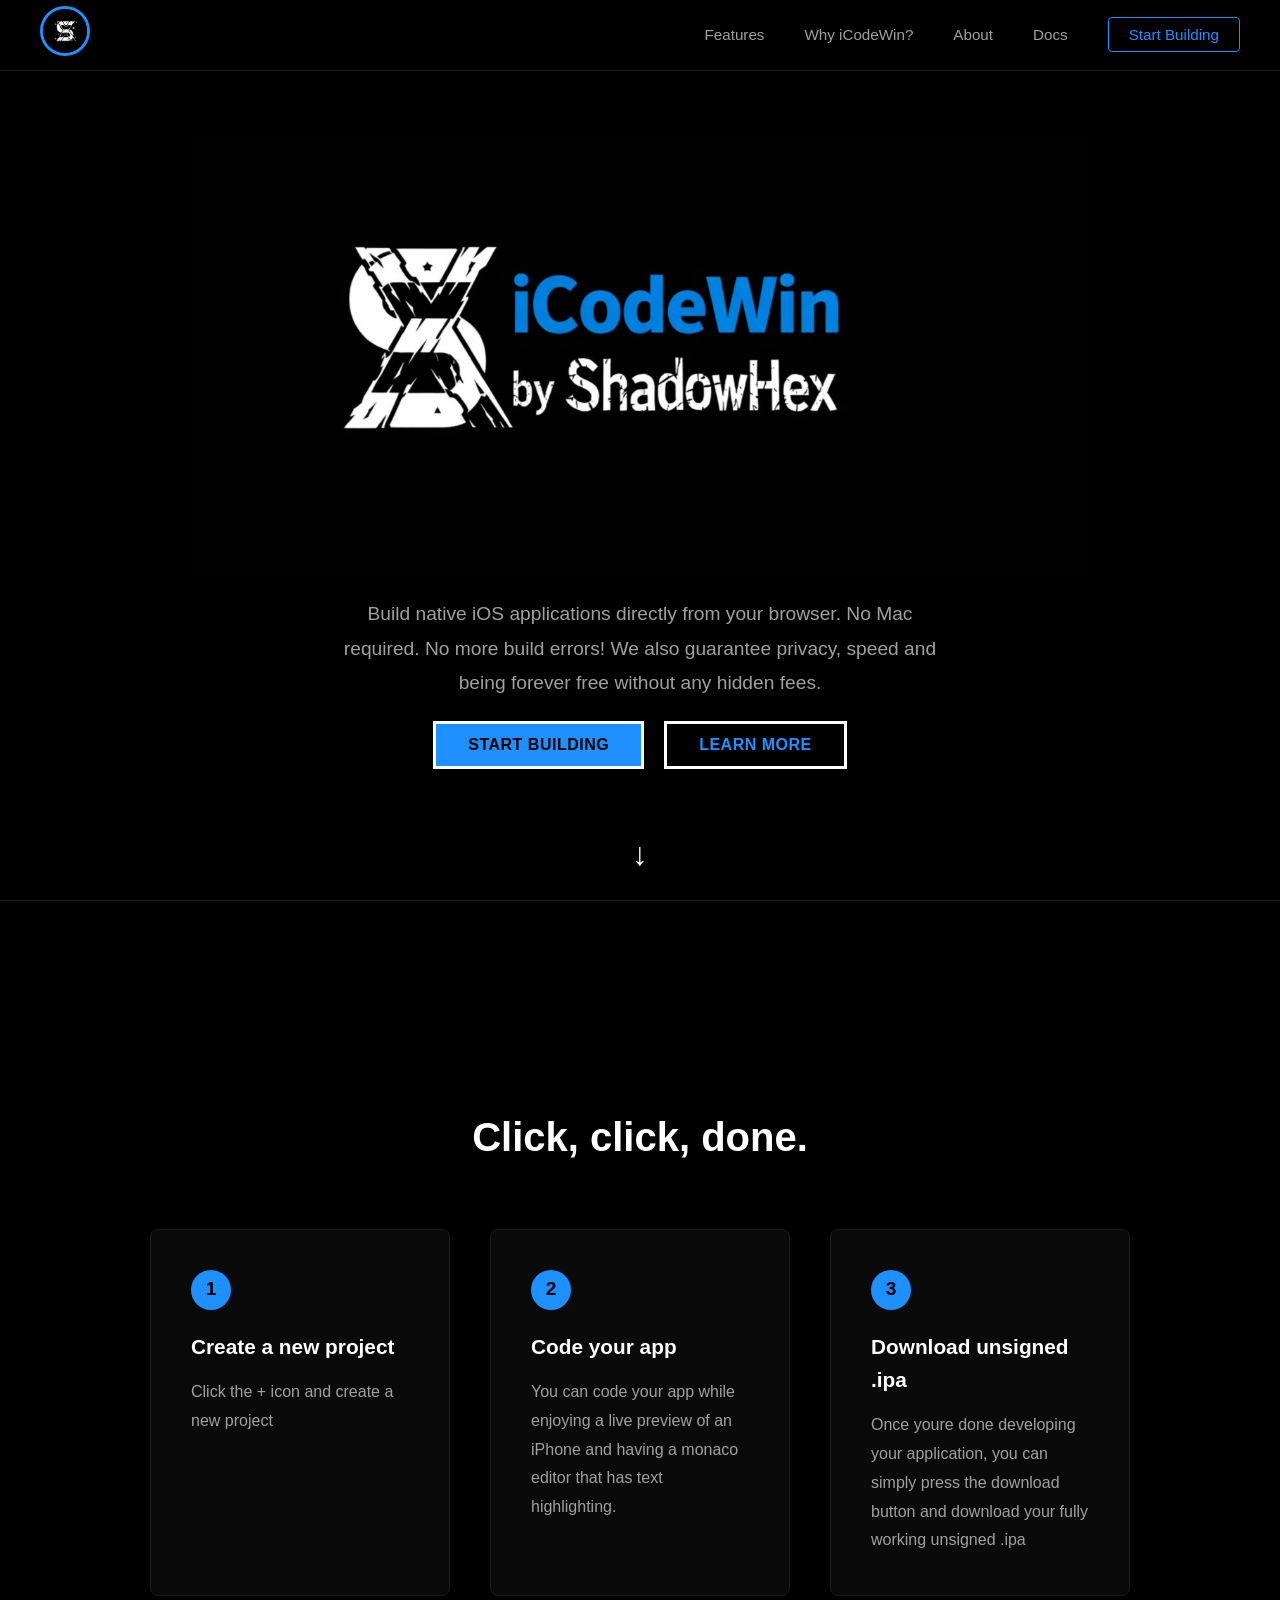
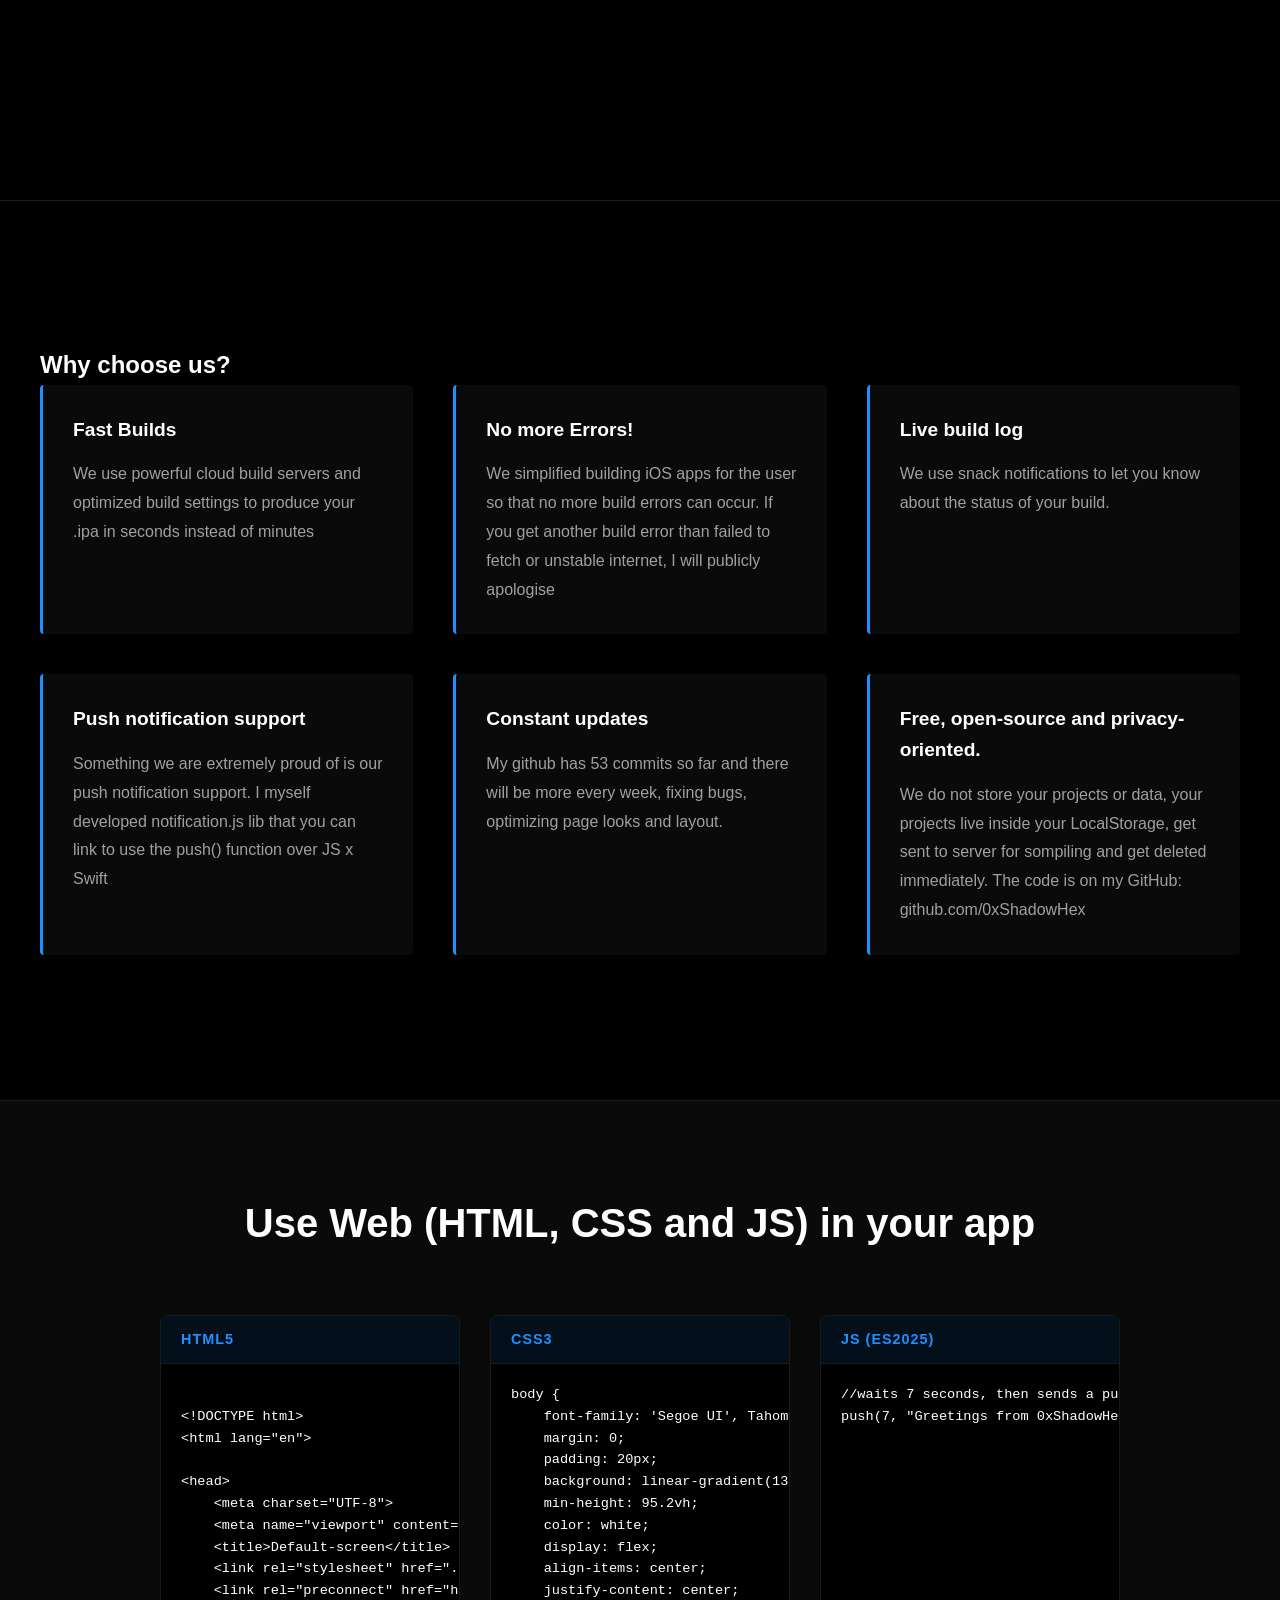
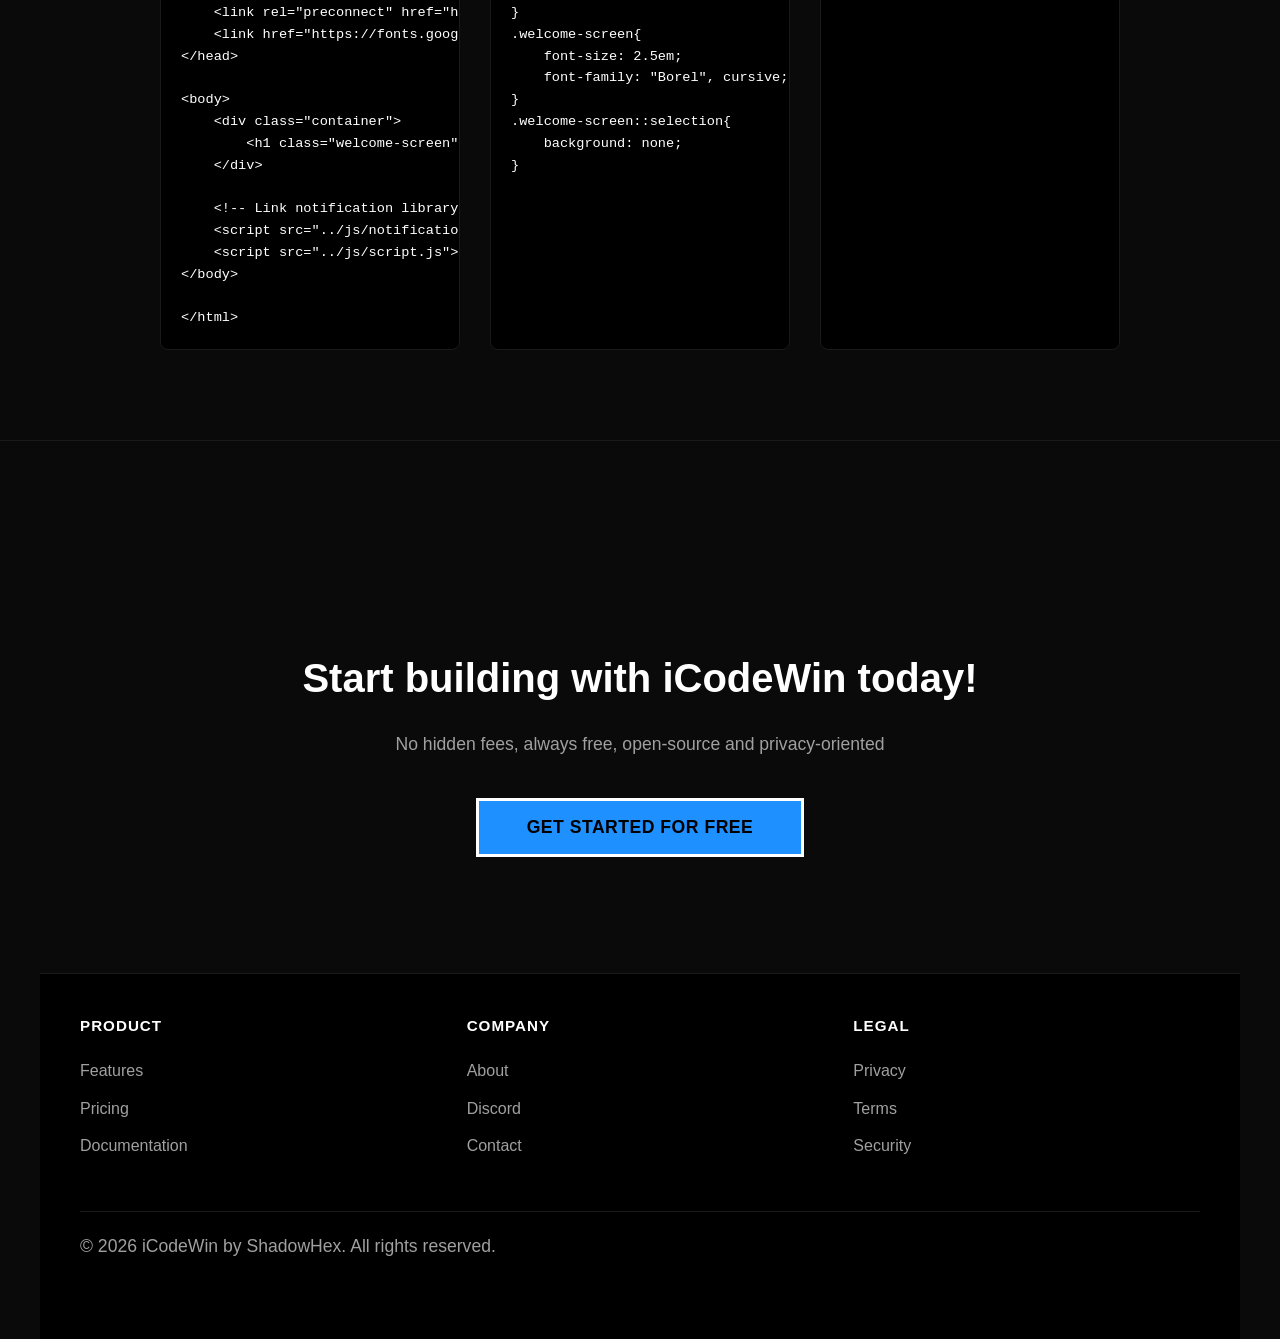
<file: indexredirection/index.html>
<!DOCTYPE html>
<html lang="en">

<head>
    <meta charset="UTF-8">
    <meta name="viewport" content="width=device-width, initial-scale=1.0">
    <title>iCodeWin - Build iOS Apps on Windows</title>
    <meta name="google-site-verification" content="-LDejkC5CuymTvauYq0GQGQg_DRQcWxuE8PQl_EqmJ0" />
    <link rel="stylesheet" href="style.css">
    <meta property="og:site_name" content="Build iOS apps on Windows">
    <meta name="description" content="build iOS apps on Windows free no mac">
    <meta property="og:image" content="https://buildiosappsonwindows.vercel.app/resources/logo.png">
    <meta property="og:image:type" content="image/png">
    <meta property="og:description" content="Build iOS apps in browser free no mac">
    <link rel="icon" href="./resources/icon.jpg" type="image/x-icon">
</head>

<body id="top">
    <!-- Navigation -->
    <nav class="navbar">
        <div class="nav-container">
            <div class="nav-logo">
                <a href="#top"><img src="resources/icon.jpg" alt="iCodeWin Logo" class="logo-img"></a>
            </div>
            <ul class="nav-menu">
                <li><a href="#features">Features</a></li>
                <li><a href="#why-icodwin">Why iCodeWin?</a></li>
                <li><a href="#code-examples">About</a></li>
                <li><a href="docs.html">Docs</a></li>
                <li><a href="https://icodewin.vercel.app/" class="nav-cta">Start Building</a></li>
            </ul>
        </div>
    </nav>

    <!-- Hero Section -->
    <section class="hero">
        <div class="hero-container">
            <div class="hero-content">
                <img src="resources/logo.png" alt="iCodeWin Logo" class="hero-logo">
                <p class="hero-subtitle">Build native iOS applications directly from your browser. No Mac required. No
                    more build errors! We also guarantee privacy, speed and being forever free without any hidden fees. </p>
                <div class="hero-buttons">
                    <button class="btn btn-primary" onclick="window.location.href='https://icodewin.vercel.app/'">Start
                        Building</button>
                    <button class="btn btn-secondary" onclick="window.location.href='#features'">Learn More</button>
                </div>
            </div>
        </div>
        <div class="hero-arrow">↓</div>
    </section>

    <!-- Features Section -->
    <section class="features" id="features">
        <div class="features-container">
            <h2>Click, click, done.</h2>

            <div class="features-grid">
                <div class="feature-card">
                    <div class="feature-number">1</div>
                    <h3>Create a new project</h3>
                    <p>Click the + icon and create a new project</p>
                </div>

                <div class="feature-card">
                    <div class="feature-number">2</div>
                    <h3>Code your app</h3>
                    <p>You can code your app while enjoying a live preview of an iPhone and having a monaco editor that
                        has text highlighting.</p>
                </div>

                <div class="feature-card">
                    <div class="feature-number">3</div>
                    <h3>Download unsigned .ipa</h3>
                    <p>Once youre done developing your application, you can simply press the download button and
                        download your fully working unsigned .ipa</p>
                </div>
            </div>
        </div>
    </section>

    <!-- Why iCodeWin Section -->
    <section class="details" id="why-icodwin">
        <div class="details-container">
            <h2>Why choose us?</h2>
            <div class="details-grid">
                <div class="detail-item">
                    <h3>Fast Builds</h3>
                    <p>We use powerful cloud build servers and optimized build settings to produce your .ipa in seconds
                        instead of minutes</p>
                </div>

                <div class="detail-item">
                    <h3>No more Errors!</h3>
                    <p>We simplified building iOS apps for the user so that no more build errors can occur. If you get
                        another build error than failed to fetch or unstable internet, I will publicly apologise</p>
                </div>

                <div class="detail-item">
                    <h3>Live build log</h3>
                    <p>We use snack notifications to let you know about the status of your build.</p>
                </div>

                <div class="detail-item">
                    <h3>Push notification support</h3>
                    <p>Something we are extremely proud of is our push notification support. I myself developed
                        notification.js lib that you can link to use the push() function over JS x Swift</p>
                </div>

                <div class="detail-item">
                    <h3>Constant updates</h3>
                    <p>My github has 53 commits so far and there will be more every week, fixing bugs, optimizing page
                        looks and layout.</p>
                </div>

                <div class="detail-item">
                    <h3>Free, open-source and privacy-oriented.</h3>
                    <p>We do not store your projects or data, your projects live inside your LocalStorage, get sent to
                        server for sompiling and get deleted immediately. The code is on my GitHub:
                        github.com/0xShadowHex</p>
                </div>
            </div>
        </div>
    </section>

    <!-- Code Examples Section -->
    <section class="code-examples" id="code-examples">
        <div class="code-container">
            <h2>Use Web (HTML, CSS and JS) in your app</h2>

            <div class="code-grid">
                <div class="code-card">
                    <div class="code-header">HTML5</div>
                    <pre><code>
&lt;!DOCTYPE html&gt;
&lt;html lang="en"&gt;

&lt;head&gt;
    &lt;meta charset="UTF-8"&gt;
    &lt;meta name="viewport" content="width=device-width, initial-scale=1.0"&gt;
    &lt;title&gt;Default-screen&lt;/title&gt;
    &lt;link rel="stylesheet" href="../css/style.css"&gt;
    &lt;link rel="preconnect" href="https://fonts.googleapis.com"&gt;
    &lt;link rel="preconnect" href="https://fonts.gstatic.com" crossorigin&gt;
    &lt;link href="https://fonts.googleapis.com/css2?family=Borel&amp;display=swap" rel="stylesheet"&gt;
&lt;/head&gt;

&lt;body&gt;
    &lt;div class="container"&gt;
        &lt;h1 class="welcome-screen"&gt;hello&lt;/h1&gt;
    &lt;/div&gt;

    &lt;!-- Link notification library to app, for photo etc use input until next update--&gt;
    &lt;script src="../js/notification.js"&gt;&lt;/script&gt;
    &lt;script src="../js/script.js"&gt;&lt;/script&gt;
&lt;/body&gt;

&lt;/html&gt;
</code></pre>
                </div>

                <div class="code-card">
                    <div class="code-header">CSS3</div>
                    <pre><code>body {
    font-family: 'Segoe UI', Tahoma, Geneva, Verdana, sans-serif;
    margin: 0;
    padding: 20px;
    background: linear-gradient(135deg, #002fff 0%, #cc0099 100%);
    min-height: 95.2vh;
    color: white;
    display: flex;
    align-items: center;
    justify-content: center;
}
.welcome-screen{
    font-size: 2.5em;
    font-family: "Borel", cursive;
}
.welcome-screen::selection{
    background: none;
}</code></pre>
                </div>

                <div class="code-card">
                    <div class="code-header">JS (ES2025)</div>
                    <pre><code>//waits 7 seconds, then sends a push notification "Greetings from myself" if app not curently opened
push(7, "Greetings from 0xShadowHex");</code></pre>
                </div>
            </div>
        </div>
    </section>

    <!-- CTA Section -->
    <section class="cta" id="cta">
        <div class="cta-container">
            <h2>Start building with iCodeWin today!</h2>
            <p>No hidden fees, always free, open-source and privacy-oriented</p>
            <button class="btn btn-primary btn-large" onclick="window.location.href='https://icodewin.vercel.app/'">Get
                Started for Free</button>
        </div>

        <!-- Integrated Footer -->
        <footer class="footer">
            <div class="footer-container">
                <div class="footer-content">
                    <div class="footer-section">
                        <h4>Product</h4>
                        <ul>
                            <li><a href="#features">Features</a></li>
                            <li><a href="#pricing" onclick="alert('Free!'); return false;">Pricing</a></li>
                            <li><a href="docs.html">Documentation</a></li>
                        </ul>
                    </div>

                    <div class="footer-section">
                        <h4>Company</h4>
                        <ul>
                            <li><a href="#top">About</a></li>
                            <li><a href="discord.gg/icodewin">Discord</a></li>
                            <li><a href="mailto:shadowx.hub@gmail.com">Contact</a></li>
                        </ul>
                    </div>

                    <div class="footer-section">
                        <h4>Legal</h4>
                        <ul>
                            <li><a href="#why-icodwin">Privacy</a></li>
                            <li><a href="#terms" onclick="alert('You may read terms of service in the footer of iCodeWin main site'); return false;">Terms</a></li>
                            <li><a href="#security" onclick="alert('Backend security tested by several pentesters'); return false;">Security</a></li>
                        </ul>
                    </div>
                </div>

                <div class="footer-bottom">
                    <p>&copy; 2026 iCodeWin by ShadowHex. All rights reserved.</p>
                </div>
            </div>
        </footer>
    </section>

    <script src="script.js"></script>
</body>

</html>
</file>
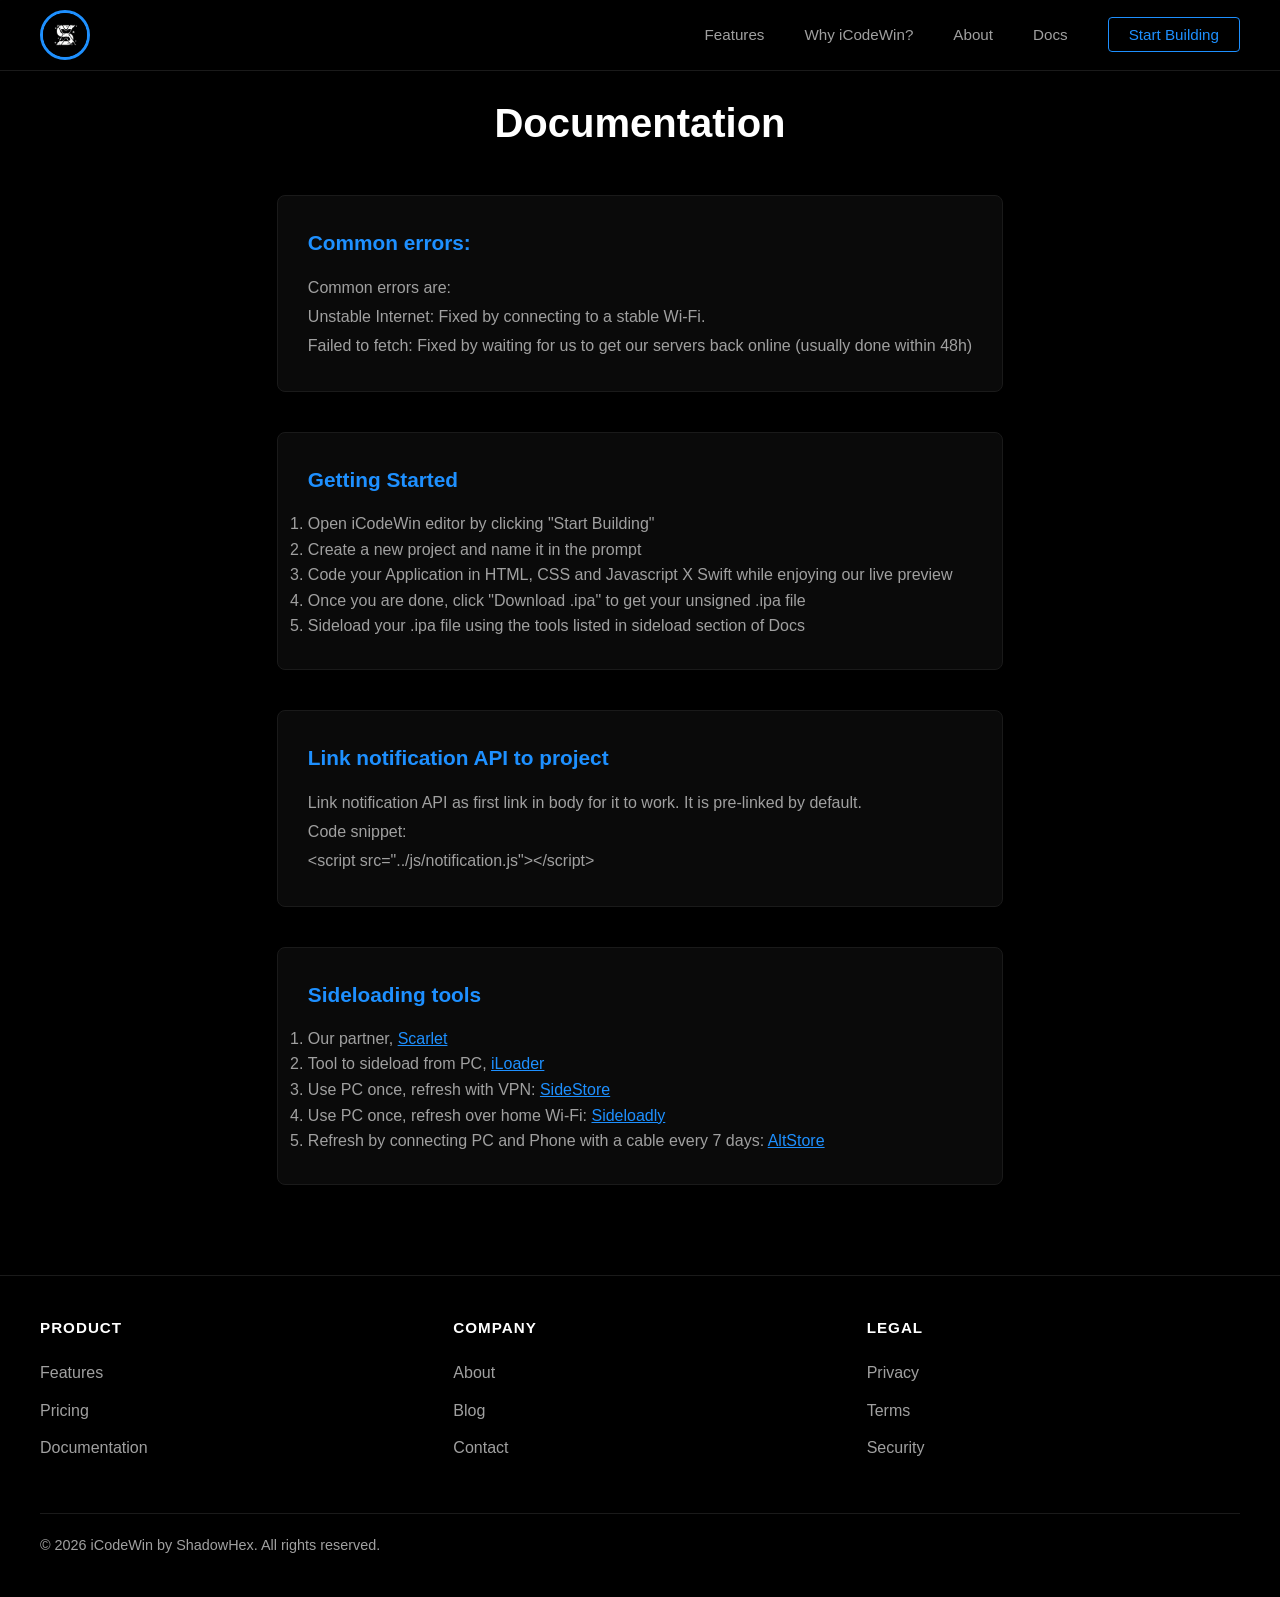
<file: indexredirection/docs.html>
<!DOCTYPE html>
<html lang="en">
<head>
    <meta charset="UTF-8">
    <meta name="viewport" content="width=device-width, initial-scale=1.0">
    <title>iCodeWin - Documentation</title>
    <link rel="stylesheet" href="style.css">
    <link rel="icon" href="./resources/icon.jpg" type="image/x-icon">
    <style>
        .docs-container {
            max-width: 1200px;
            margin: 0 auto;
            padding: 0 40px;
        }

        .docs-grid {
            display: grid;
            grid-template-columns: repeat(auto-fit, minmax(350px, 1fr));
            gap: 40px;
            margin-top: 40px;
        }

        .doc-item {
            background-color: var(--bg-dark);
            border: 1px solid var(--border-dark);
            border-radius: 8px;
            padding: 30px;
            transition: all 0.3s ease;
        }

        .doc-item:hover {
            border-color: var(--accent-blue);
            transform: translateY(-5px);
            background-color: rgba(30, 144, 255, 0.05);
        }

        .doc-title {
            font-size: 1.3rem;
            margin-bottom: 15px;
            font-weight: 600;
            color: var(--accent-blue);
        }

        .doc-item p {
            color: var(--text-gray);
            line-height: 1.8;
        }

        .docs-section h2 {
            font-size: 2.5rem;
            margin-bottom: 20px;
            text-align: center;
            font-weight: 700;
        }

        .docs-section {
            min-height: 100vh;
            padding: 10vh 40px;
            background-color: var(--bg-black);
            border-top: 1px solid var(--border-dark);
            display: flex;
            flex-direction: column;
            justify-content: center;
        }
        li{
            color: #a0a0a0;
        }
        a{
            color: dodgerblue;
        }
    </style>
</head>
<body>
    <!-- Navigation -->
    <nav class="navbar">
        <div class="nav-container">
            <div class="nav-logo">
                <img src="resources/icon.jpg" alt="iCodeWin Logo" class="logo-img">
            </div>
            <ul class="nav-menu">
                <li><a href="index.html#features">Features</a></li>
                <li><a href="index.html#why-icodwin">Why iCodeWin?</a></li>
                <li><a href="index.html#code-examples">About</a></li>
                <li><a href="docs.html">Docs</a></li>
                <li><a href="https://icodewin.vercel.app/" class="nav-cta">Start Building</a></li>
            </ul>
        </div>
    </nav>

    <!-- Documentation Section -->
    <section class="docs-section" id="documentation">
        <div class="docs-container">
            <h2>Documentation</h2>
            <div class="docs-grid" id="docsGrid">
                <div class="doc-item">
                    <h3 class="doc-title">Getting Started</h3>
                    <p class="content"><ol>
                        <li>Open iCodeWin editor by clicking "Start Building"</li>
                        <li>Create a new project and name it in the prompt</li>
                        <li>Code your Application in HTML, CSS and Javascript X Swift while enjoying our live preview</li>
                        <li>Once you are done, click "Download .ipa" to get your unsigned .ipa file</li>
                        <li>Sideload your .ipa file using the tools listed in sideload section of Docs</li>
                    </ol></p>
                </div>
                
                <div class="doc-item">
                    <h3 class="doc-title">Link notification API to project</h3>
                    <p class="content">Link notification API as first link in body for it to work. It is pre-linked by default. <br>Code snippet: <br> &lt;script src=&quot;../js/notification.js&quot;&gt;&lt;/script&gt;</p>
                </div>
                <div class="doc-item">
                    <h3 class="doc-title">Common errors:</h3>
                    <p class="content">Common errors are: <br> Unstable Internet: Fixed by connecting to a stable Wi-Fi. <br>Failed to fetch: Fixed by waiting for us to get our servers back online (usually done within 48h)</p>
                </div>
                <div class="doc-item">
                    <h3 class="doc-title">Sideloading tools</h3>
                    <p class="content"><ol>
                        <li>Our partner, <a href="https://sideload.pages.dev/"> Scarlet</a></li>
                        <li>Tool to sideload from PC, <a href="https://github.com/nab138/iloader">iLoader</a></li>
                        <li>Use PC once, refresh with VPN: <a href="https://sidestore.io/">SideStore</a></li>
                        <li>Use PC once, refresh over home Wi-Fi: <a href="https://sideloadly.io/">Sideloadly</a></li>
                        <li>Refresh by connecting PC and Phone with a cable every 7 days: <a href="https://altstore.io/">AltStore</a></li>
                    </ol></p>
                </div>
            </div>
        </div>
    </section>

    <!-- Footer Integrated into Docs Section -->
    <footer class="footer">
        <div class="footer-container">
            <div class="footer-content">
                <div class="footer-section">
                    <h4>Product</h4>
                    <ul>
                        <li><a href="index.html#features">Features</a></li>
                        <li><a href="index.html#pricing">Pricing</a></li>
                        <li><a href="docs.html">Documentation</a></li>
                    </ul>
                </div>
                
                <div class="footer-section">
                    <h4>Company</h4>
                    <ul>
                        <li><a href="index.html#code-examples">About</a></li>
                        <li><a href="index.html#blog">Blog</a></li>
                        <li><a href="index.html#cta">Contact</a></li>
                    </ul>
                </div>
                
                <div class="footer-section">
                    <h4>Legal</h4>
                    <ul>
                        <li><a href="#privacy">Privacy</a></li>
                        <li><a href="#terms">Terms</a></li>
                        <li><a href="#security">Security</a></li>
                    </ul>
                </div>
            </div>
            
            <div class="footer-bottom">
                <p>&copy; 2026 iCodeWin by ShadowHex. All rights reserved.</p>
            </div>
        </div>
    </footer>

    <script>
        // Auto-sort documentation items alphabetically by title
        document.addEventListener('DOMContentLoaded', function() {
            const docsGrid = document.getElementById('docsGrid');
            const docItems = Array.from(docsGrid.querySelectorAll('.doc-item'));
            
            // Sort items alphabetically by title
            docItems.sort((a, b) => {
                const titleA = a.querySelector('.doc-title').textContent.trim().toLowerCase();
                const titleB = b.querySelector('.doc-title').textContent.trim().toLowerCase();
                return titleA.localeCompare(titleB);
            });
            
            // Clear the grid and re-insert sorted items
            docsGrid.innerHTML = '';
            docItems.forEach(item => {
                docsGrid.appendChild(item);
            });
        });
    </script>
</body>
</html>
</file>
<file: indexredirection/style.css>
* {
    margin: 0;
    padding: 0;
    box-sizing: border-box;
}

:root {
    --bg-black: #000000;
    --bg-dark: #0a0a0a;
    --text-white: #ffffff;
    --text-gray: #a0a0a0;
    --accent-blue: #1e90ff;
    --accent-blue-hover: #1e7fd9;
    --border-dark: #1a1a1a;
}

html {
    scroll-behavior: smooth;
}

body {
    font-family: -apple-system, BlinkMacSystemFont, 'Segoe UI', Roboto, Oxygen, Ubuntu, Cantarell, sans-serif;
    background-color: var(--bg-black);
    color: var(--text-white);
    line-height: 1.6;
    overflow-x: hidden;
}

/* Navigation */
.navbar {
    position: fixed;
    top: 0;
    width: 100%;
    background-color: var(--bg-black);
    border-bottom: 1px solid var(--border-dark);
    z-index: 1000;
    backdrop-filter: blur(10px);
    background-color: rgba(0, 0, 0, 0.95);
}

.nav-container {
    max-width: 1400px;
    margin: 0 auto;
    padding: 0 40px;
    display: flex;
    justify-content: space-between;
    align-items: center;
    height: 70px;
}

.nav-logo {
    display: flex;
    align-items: center;
}

.logo-img {
    height: 50px;
    width: 50px;
    object-fit: cover;
    border-radius: 50%;
    overflow: hidden;
    border: 3px solid dodgerblue;
    cursor: pointer;
}

.nav-menu {
    display: flex;
    list-style: none;
    gap: 40px;
    align-items: center;
}

.nav-menu a {
    color: var(--text-gray);
    text-decoration: none;
    font-size: 0.95rem;
    transition: color 0.3s ease;
}

.nav-menu a:hover {
    color: var(--accent-blue);
}

.nav-cta {
    color: var(--accent-blue) !important;
    border: 1px solid var(--accent-blue);
    padding: 8px 20px;
    border-radius: 4px;
    transition: all 0.3s ease;
}

.nav-cta:hover {
    background-color: var(--accent-blue);
    color: var(--bg-black) !important;
}

/* Hero Section */
.hero {
    padding-top: 70px;
    background-color: var(--bg-black);
    min-height: 100vh;
    display: flex;
    flex-direction: column;
    align-items: center;
    justify-content: space-between;
    position: relative;
}

.hero-container {
    width: 100%;
    max-width: 100%;
    padding: 0;
    text-align: center;
    flex-grow: 1;
    display: flex;
    flex-direction: column;
    justify-content: center;
}

.hero-logo {
    width: 100%;
    height: auto;
    max-height: 50vh;
    margin-bottom: 10px;
    object-fit: contain;
    object-position: center top;
    animation: fadeInDown 0.8s ease-out;
}

@keyframes fadeInDown {
    from {
        opacity: 0;
        transform: translateY(-30px);
    }
    to {
        opacity: 1;
        transform: translateY(0);
    }
}

.hero-subtitle {
    font-size: 1.2rem;
    color: var(--text-gray);
    margin-bottom: 20px;
    max-width: 600px;
    margin-left: auto;
    margin-right: auto;
    line-height: 1.8;
}

.hero-buttons {
    display: flex;
    gap: 20px;
    justify-content: center;
    flex-wrap: wrap;
}

/* Buttons */
.btn {
    padding: 12px 32px;
    font-size: 1rem;
    font-weight: 600;
    border: 3px solid #fff;
    border-radius: 0;
    cursor: pointer;
    transition: all 0.3s ease;
    text-transform: uppercase;
    letter-spacing: 0.5px;
}

.btn-primary {
    background-color: var(--accent-blue);
    color: var(--bg-black);
    border: 3px solid #fff;
    position: relative;
    overflow: hidden;
}

.btn-primary::before {
    content: '';
    position: absolute;
    top: 0;
    left: -100%;
    width: 100%;
    height: 100%;
    background: rgba(255, 255, 255, 0.2);
    transition: left 0.4s ease;
    z-index: -1;
}

.btn-primary:hover {
    background-color: var(--accent-blue-hover);
    border-color: var(--accent-blue-hover);
    transform: translateY(-3px);
    box-shadow: 0 10px 25px rgba(30, 144, 255, 0.3);
}

.btn-primary:hover::before {
    left: 100%;
}

.btn-secondary {
    background-color: transparent;
    color: var(--accent-blue);
    border: 3px solid #fff;
    position: relative;
    overflow: hidden;
}

.btn-secondary::before {
    content: '';
    position: absolute;
    top: 0;
    left: -100%;
    width: 100%;
    height: 100%;
    background: var(--accent-blue);
    transition: left 0.4s ease;
    z-index: -1;
}

.btn-secondary:hover {
    color: whitesmoke;
    transform: translateY(-3px);
    box-shadow: 0 10px 25px rgba(30, 144, 255, 0.3);
}

.btn-secondary:hover::before {
    left: 100%;
}

.hero-arrow {
    font-size: 2rem;
    margin-bottom: 20px;
    animation: bounce 2s infinite;
}

@keyframes bounce {
    0%, 20%, 50%, 80%, 100% {transform: translateY(0);}
    40% {transform: translateY(-10px);}
    60% {transform: translateY(-5px);}
}

.btn-large {
    padding: 16px 48px;
    font-size: 1.1rem;
}

/* Features Section */
.features {
    min-height: 100vh;
    padding: 10vh 40px;
    background-color: var(--bg-black);
    border-top: 1px solid var(--border-dark);
    display: flex;
    flex-direction: column;
    justify-content: center;
}

.features-container {
    max-width: 1200px;
    margin: 0 auto;
}

.features h2 {
    font-size: 2.5rem;
    margin-bottom: 60px;
    text-align: center;
    font-weight: 700;
}

.features-grid {
    display: grid;
    grid-template-columns: repeat(3, 1fr);
    gap: 40px;
    max-width: 1200px;
    margin: 0 auto;
    justify-items: center;
}

.feature-card {
    padding: 40px;
    background-color: var(--bg-dark);
    border: 1px solid var(--border-dark);
    border-radius: 8px;
    transition: all 0.3s ease;
    width: 100%;
    max-width: 300px;
}

.feature-card:hover {
    border-color: var(--accent-blue);
    transform: translateY(-5px);
    background-color: rgba(30, 144, 255, 0.05);
}

.feature-number {
    display: inline-flex;
    align-items: center;
    justify-content: center;
    width: 40px;
    height: 40px;
    background-color: var(--accent-blue);
    color: var(--bg-black);
    border-radius: 50%;
    font-weight: 700;
    font-size: 1.2rem;
    margin-bottom: 20px;
}

.feature-card h3 {
    font-size: 1.3rem;
    margin-bottom: 15px;
    font-weight: 600;
}

.feature-card p {
    color: var(--text-gray);
    line-height: 1.8;
}

/* Code Examples */
.code-examples {
    min-height: 100vh;
    padding: 10vh 40px;
    background-color: var(--bg-dark);
    border-top: 1px solid var(--border-dark);
    display: flex;
    flex-direction: column;
    justify-content: center;
}

.code-container {
    max-width: 1200px;
    margin: 0 auto;
}

.code-examples h2 {
    font-size: 2.5rem;
    margin-bottom: 60px;
    text-align: center;
    font-weight: 700;
}

.code-grid {
    display: grid;
    grid-template-columns: repeat(3, 1fr);
    gap: 30px;
    max-width: 1200px;
    margin: 0 auto;
    justify-items: center;
}

.code-card {
    background-color: var(--bg-black);
    border: 1px solid var(--border-dark);
    border-radius: 8px;
    overflow: hidden;
    transition: all 0.3s ease;
    width: 100%;
    max-width: 300px;
}

.code-card:hover {
    border-color: var(--accent-blue);
    box-shadow: 0 0 20px rgba(30, 144, 255, 0.1);
}

.code-header {
    background-color: rgba(30, 144, 255, 0.1);
    color: var(--accent-blue);
    padding: 12px 20px;
    font-weight: 600;
    font-size: 0.9rem;
    text-transform: uppercase;
    letter-spacing: 1px;
    border-bottom: 1px solid var(--border-dark);
}

.code-card pre {
    padding: 20px;
    overflow-x: auto;
    margin: 0;
}

.code-card code {
    font-family: 'Courier New', monospace;
    font-size: 0.85rem;
    color: var(--text-white);
    line-height: 1.6;
}

/* Details Section (Why iCodeWin) */
.details {
    min-height: 100vh;
    padding: 10vh 40px;
    background-color: var(--bg-black);
    border-top: 1px solid var(--border-dark);
    display: flex;
    flex-direction: column;
    justify-content: center;
}

.details-container {
    max-width: 1200px;
    margin: 0 auto;
}

.section-title {
    font-size: 2.5rem;
    margin-bottom: 60px;
    text-align: center;
    font-weight: 700;
}

.details-grid {
    display: grid;
    grid-template-columns: repeat(3, 1fr);
    gap: 40px;
    max-width: 1200px;
    margin: 0 auto;
}

.detail-item {
    padding: 30px;
    background-color: var(--bg-dark);
    border-left: 3px solid var(--accent-blue);
    border-radius: 4px;
    transition: all 0.3s ease;
}

.detail-item:hover {
    transform: translateX(10px);
    background-color: rgba(30, 144, 255, 0.05);
}

.detail-item h3 {
    font-size: 1.2rem;
    margin-bottom: 15px;
    font-weight: 600;
}

.detail-item p {
    color: var(--text-gray);
    line-height: 1.8;
}

/* CTA Section with Integrated Footer */
.cta {
    min-height: 100vh;
    padding: 10vh 40px 0; /* No bottom padding to let footer sit at bottom */
    background-color: var(--bg-dark);
    border-top: 1px solid var(--border-dark);
    text-align: center;
    display: flex;
    flex-direction: column;
    justify-content: space-between; /* Push footer to bottom */
}

.cta-container {
    max-width: 800px;
    margin: auto auto; /* Center vertically in the remaining space */
}

.cta h2 {
    font-size: 2.5rem;
    margin-bottom: 20px;
    font-weight: 700;
}

.cta p {
    font-size: 1.1rem;
    color: var(--text-gray);
    margin-bottom: 40px;
}

/* Footer */
.footer {
    background-color: var(--bg-black);
    border-top: 1px solid var(--border-dark);
    padding: 40px;
    width: 100%;
    text-align: left;
}

.footer-container {
    max-width: 1200px;
    margin: 0 auto;
}

.footer-content {
    display: grid;
    grid-template-columns: repeat(auto-fit, minmax(200px, 1fr));
    gap: 40px;
    margin-bottom: 40px;
}

.footer-section h4 {
    font-size: 0.95rem;
    text-transform: uppercase;
    letter-spacing: 1px;
    margin-bottom: 20px;
    color: var(--text-white);
}

.footer-section ul {
    list-style: none;
}

.footer-section ul li {
    margin-bottom: 12px;
}

.footer-section a {
    color: var(--text-gray);
    text-decoration: none;
    transition: color 0.3s ease;
}

.footer-section a:hover {
    color: var(--accent-blue);
}

.footer-bottom {
    border-top: 1px solid var(--border-dark);
    padding-top: 20px;
    color: var(--text-gray);
    font-size: 0.9rem;
}

@media (max-width: 768px) {
    .features-grid, .code-grid {
        grid-template-columns: 1fr;
    }
    
    .nav-menu {
        display: none;
    }
    
    .hero h1 {
        font-size: 2.5rem;
    }
}
</file>
